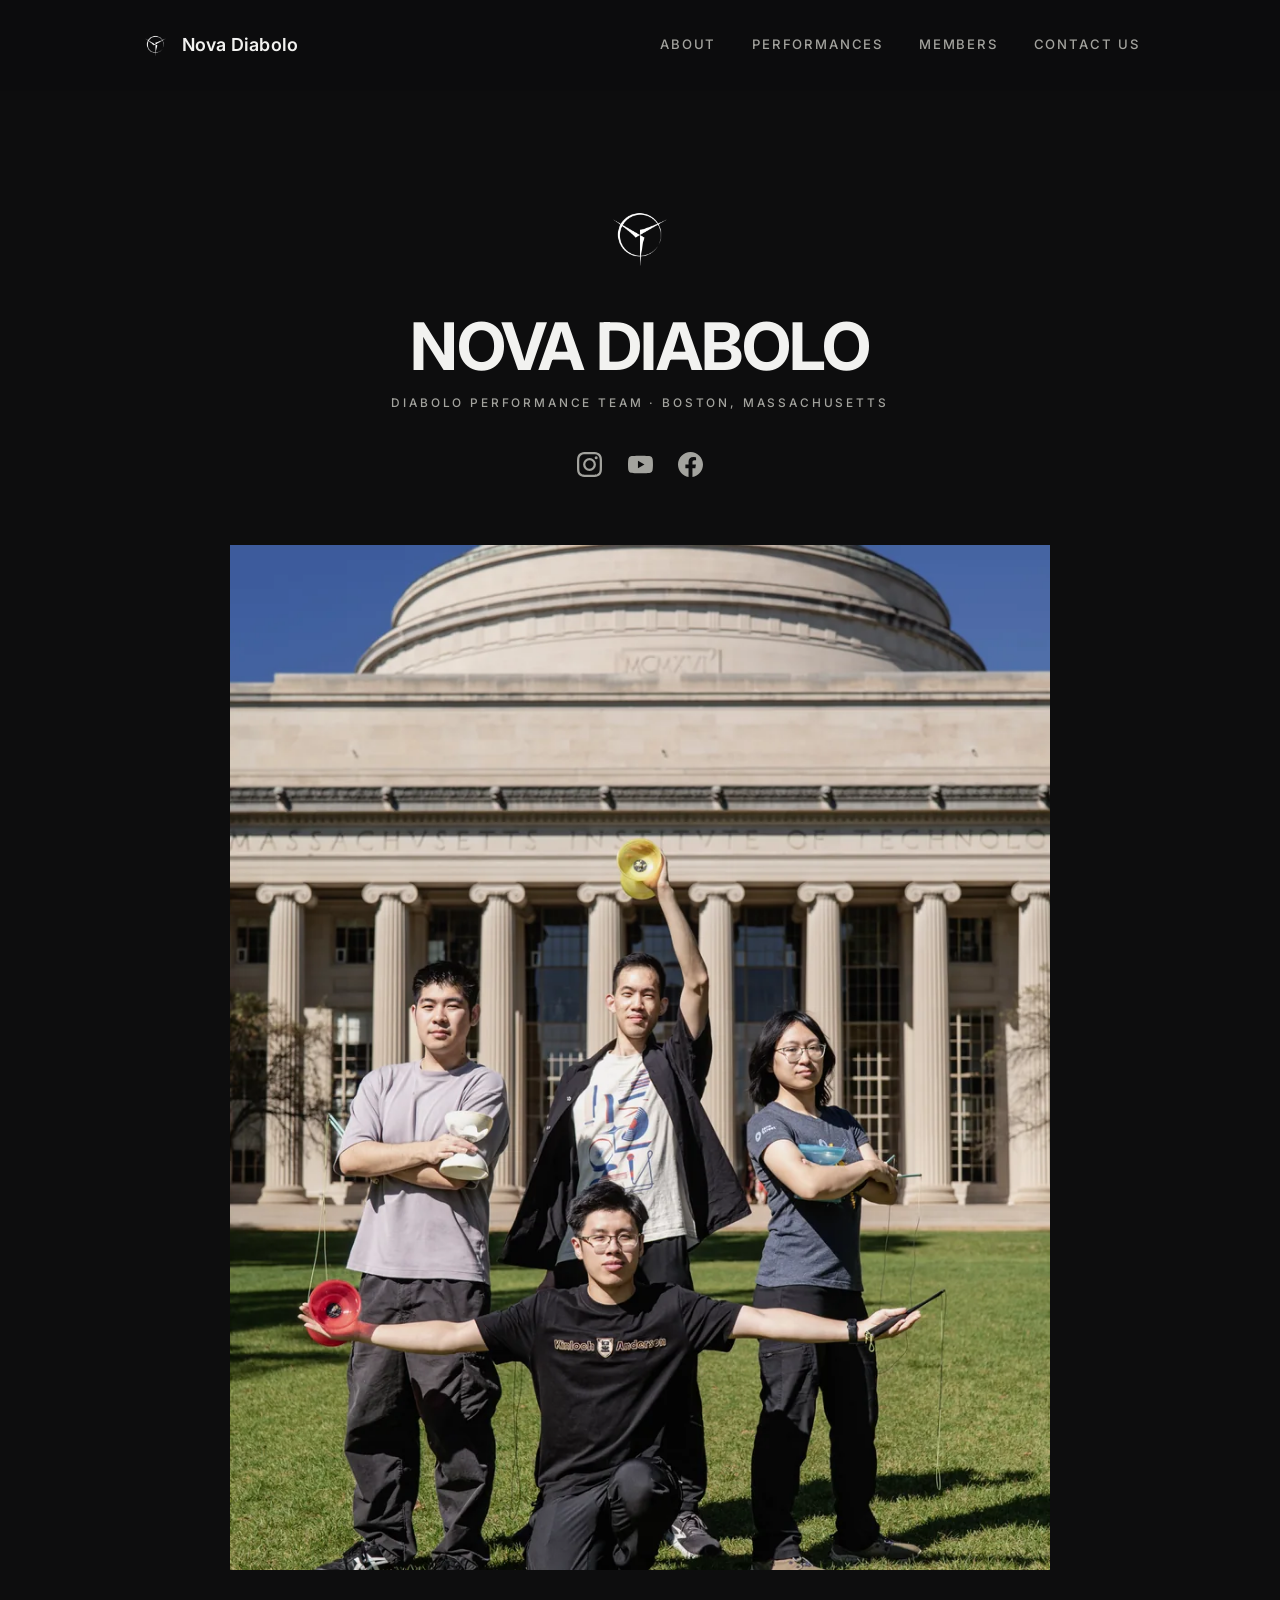
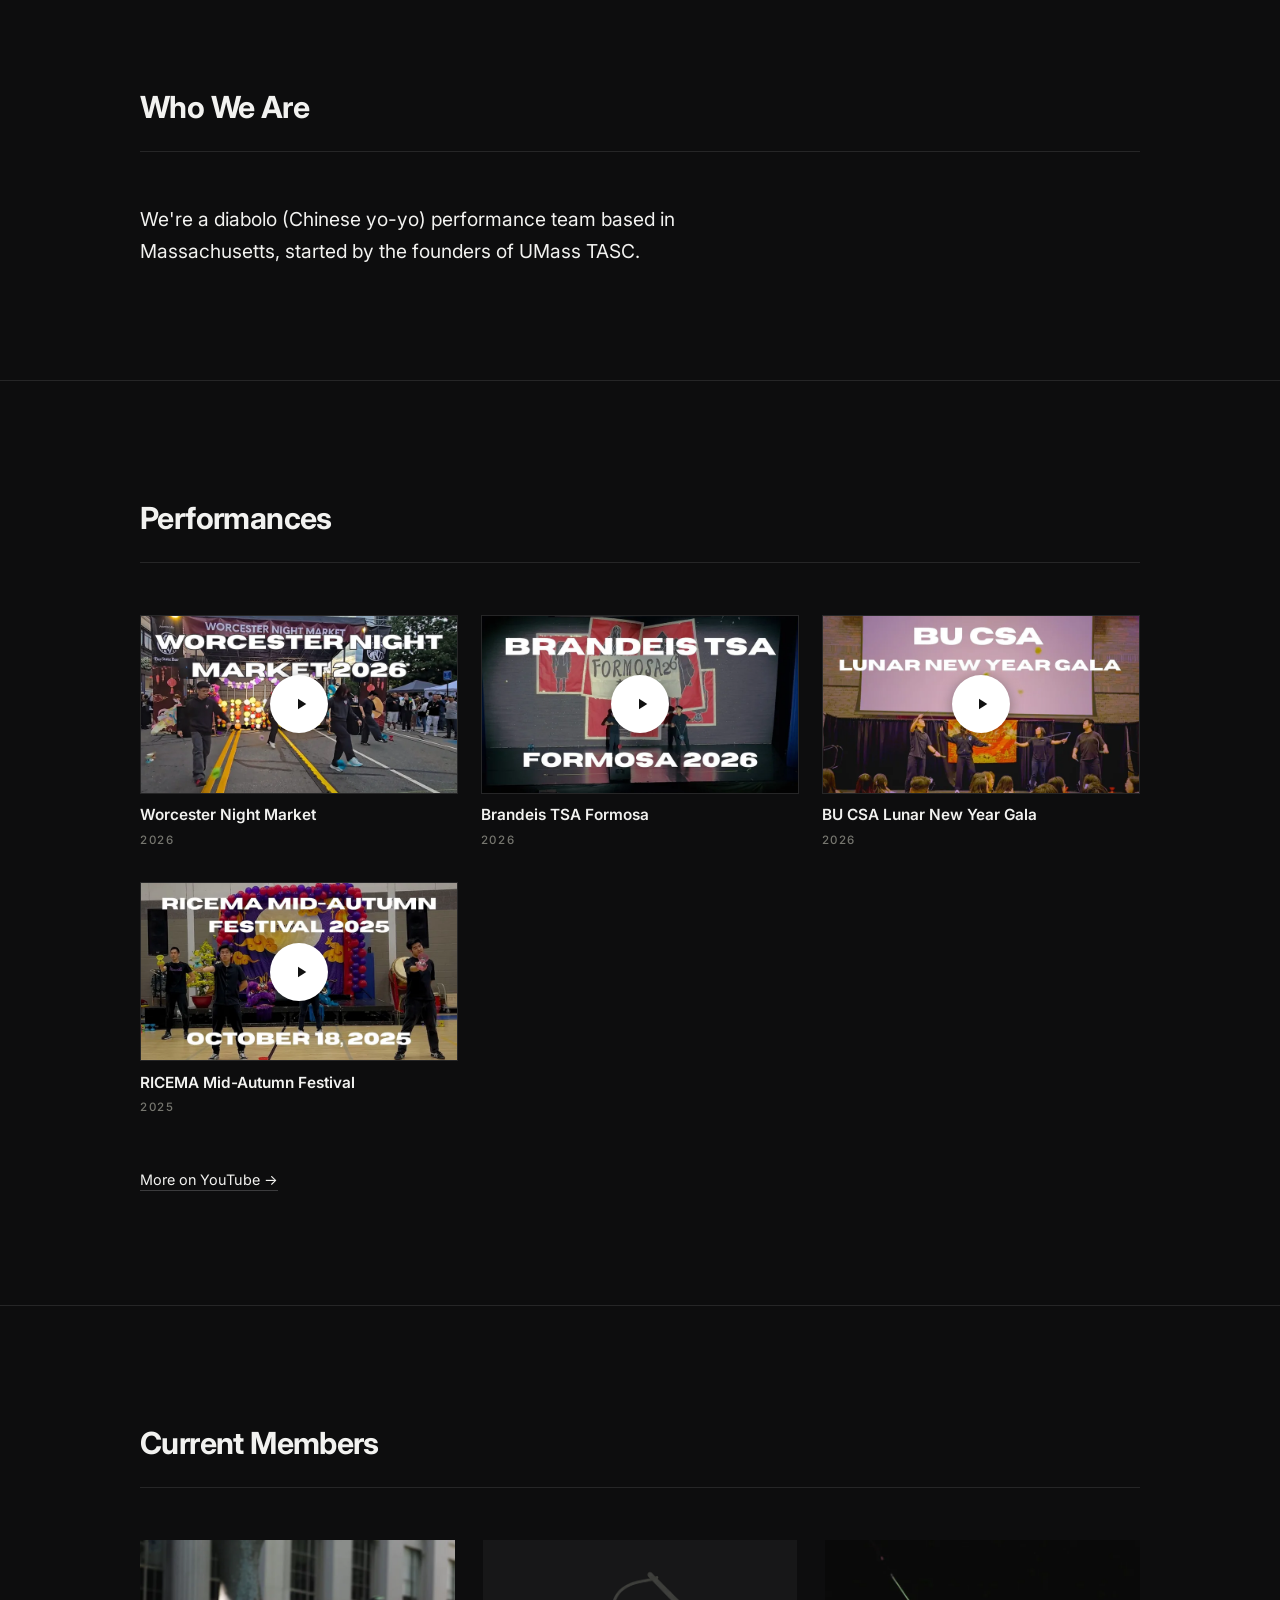
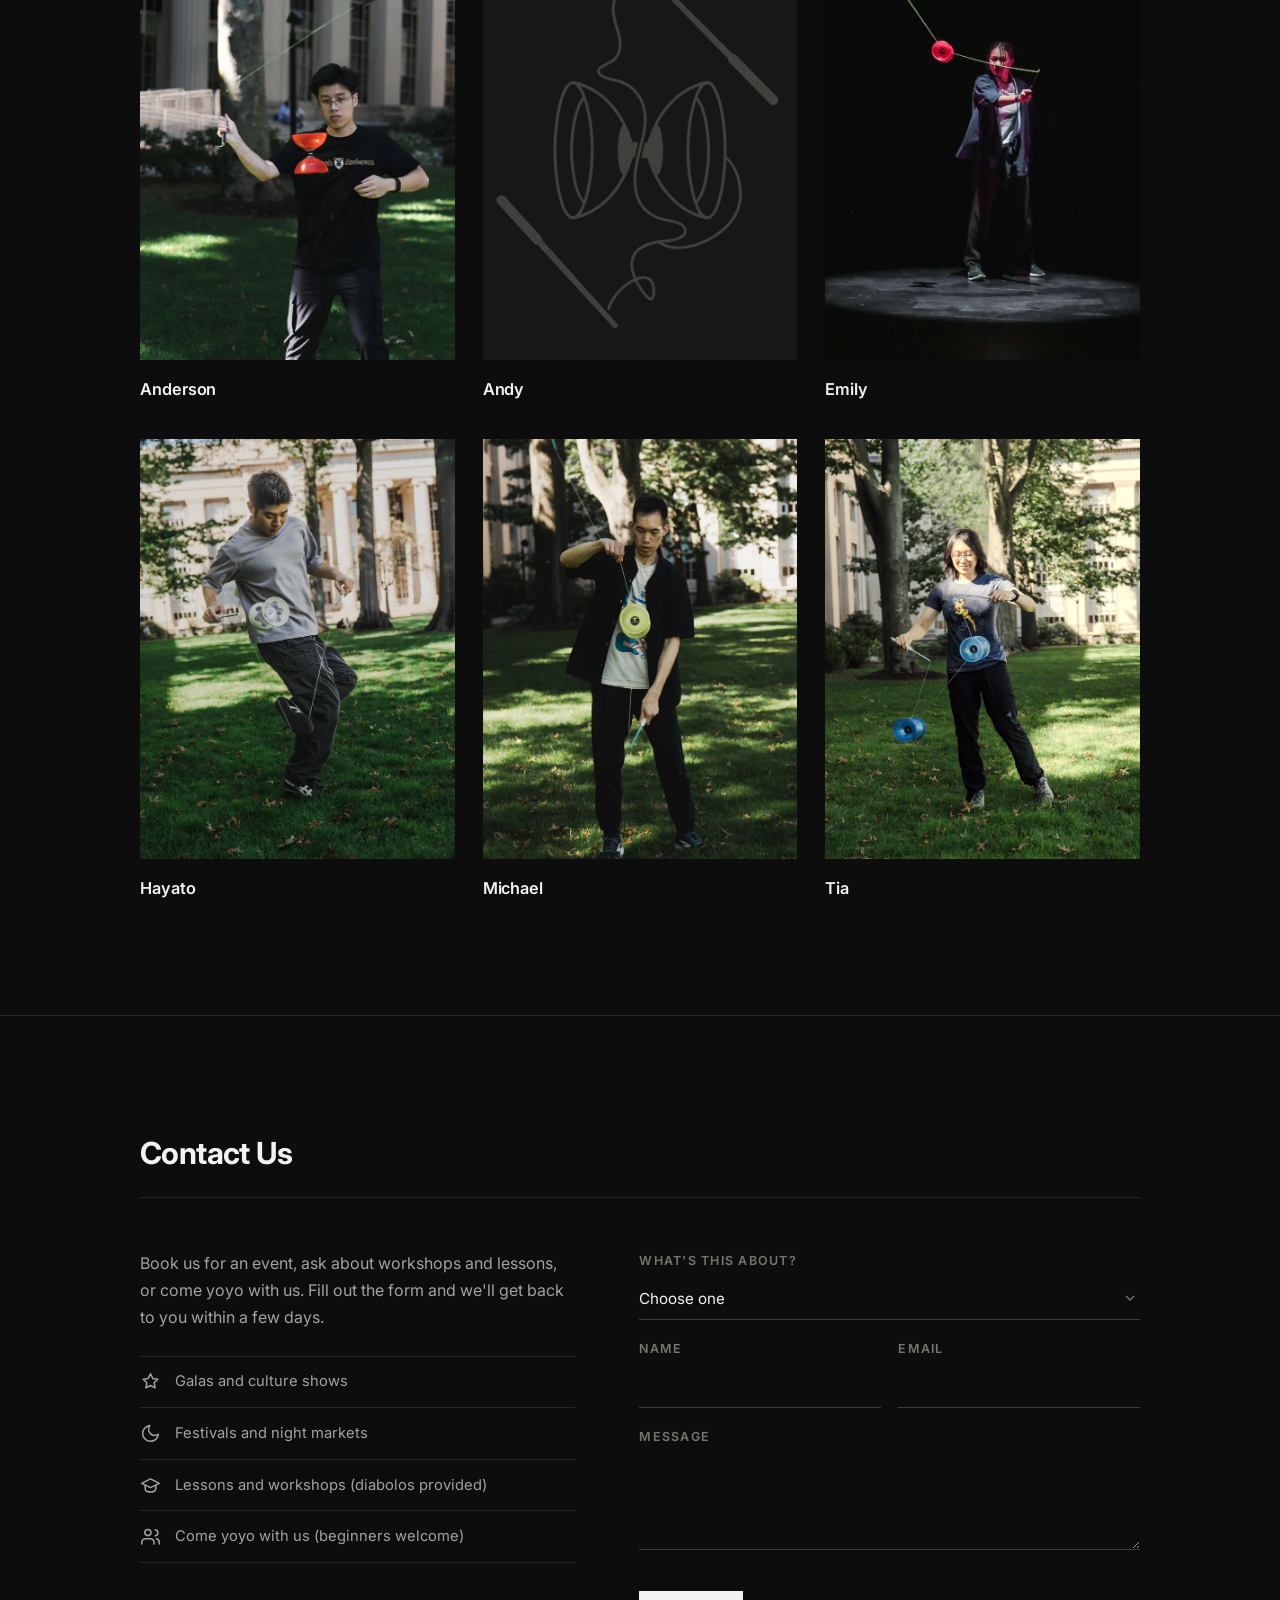
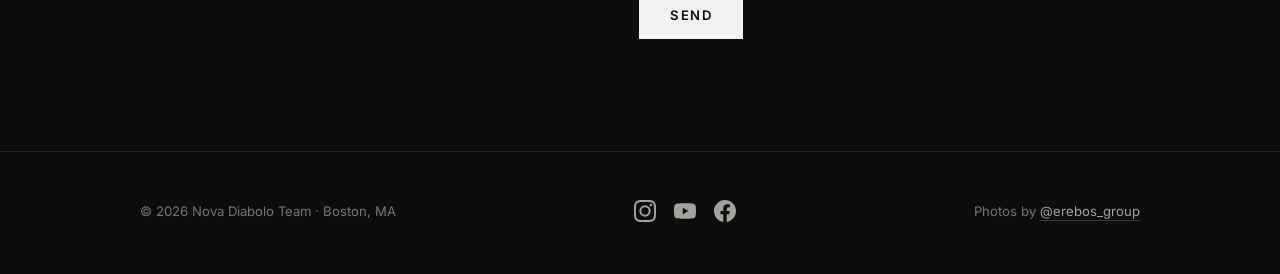
<file: index.html>
<!DOCTYPE html>
<html lang="en">
<head>
<meta charset="utf-8">
<meta name="viewport" content="width=device-width, initial-scale=1">
<title>Nova Diabolo Team | Diabolo &amp; Chinese Yo-Yo, Boston</title>
<meta name="description" content="A diabolo (Chinese yo-yo) performance team based in Massachusetts. We play galas, festivals, night markets and campus events around Boston.">
<meta name="theme-color" content="#0d0d0e">
<link rel="canonical" href="https://nova-diabolo.github.io/">
<meta property="og:type" content="website">
<meta property="og:title" content="Nova Diabolo Team | Diabolo &amp; Chinese Yo-Yo, Boston">
<meta property="og:description" content="A diabolo and Chinese yo-yo performance team based in Boston, Massachusetts.">
<meta property="og:image" content="https://nova-diabolo.github.io/assets/img/logo-square.jpg">
<meta name="twitter:card" content="summary_large_image">
<!-- Just the mark on transparency, inked to suit the tab bar: a solid tile
     reads as a blob next to other favicons. favicon.ico is the fallback for
     anything that ignores `media`. -->
<link rel="icon" href="assets/img/favicon-light-32.png" media="(prefers-color-scheme: light)" type="image/png" sizes="32x32">
<link rel="icon" href="assets/img/favicon-light-192.png" media="(prefers-color-scheme: light)" type="image/png" sizes="192x192">
<link rel="icon" href="assets/img/favicon-dark-32.png" media="(prefers-color-scheme: dark)" type="image/png" sizes="32x32">
<link rel="icon" href="assets/img/favicon-dark-192.png" media="(prefers-color-scheme: dark)" type="image/png" sizes="192x192">
<link rel="icon" href="favicon.ico" sizes="16x16 32x32 48x48 64x64">
<link rel="apple-touch-icon" href="assets/img/apple-touch-icon.png" sizes="180x180">
<link rel="preconnect" href="https://fonts.googleapis.com">
<link rel="preconnect" href="https://fonts.gstatic.com" crossorigin>
<link rel="stylesheet" href="https://fonts.googleapis.com/css2?family=Inter:wght@400;500;600;700&display=swap">
<link rel="stylesheet" href="assets/css/styles.css?v=96f10b2a">
<script type="application/ld+json">
{
  "@context": "https://schema.org",
  "@type": "PerformingGroup",
  "name": "Nova Diabolo Team",
  "description": "A diabolo (Chinese yo-yo) performance team based in Massachusetts, sharing the art around New England.",
  "foundingDate": "2019",
  "address": { "@type": "PostalAddress", "addressLocality": "Boston", "addressRegion": "MA", "addressCountry": "US" },
  "sameAs": ["https://www.instagram.com/novadiaboloteam/","https://www.youtube.com/@NovaDiaboloTeam","https://www.facebook.com/NovaDiaboloTeam/"]
}
</script>
</head>
<body id="top">
<a class="skip-link" href="#main">Skip to content</a>

<div class="topbar" id="topbar">
  <div class="wrap">
    <a class="topbar-brand" href="#top">
      <img src="assets/img/logo-192.png" alt="" width="22" height="22"><span>Nova Diabolo</span>
    </a>
    <button class="nav-toggle" id="navToggle" aria-expanded="false" aria-controls="topnav" aria-label="Open menu"><span></span></button>
    <nav class="topbar-nav" id="topnav" aria-label="Primary">
      <a href="#about">About</a>
      <a href="#performances">Performances</a>
      <a href="#team">Members</a>
      <a href="#contact">Contact Us</a>
    </nav>
  </div>
</div>

<header class="masthead">
  <div class="wrap">
    <img class="mark" src="assets/img/logo-512.png" alt="Nova Diabolo Team logo" width="74" height="74">
    <h1>Nova Diabolo</h1>
    <p class="tagline">Diabolo Performance Team &middot; Boston, Massachusetts</p>
    <div class="socials">
        <a href="https://www.instagram.com/novadiaboloteam/" target="_blank" rel="noopener" aria-label="Instagram"><svg viewBox="0 0 24 24"><path d="M12 2.16c3.2 0 3.58.01 4.85.07 1.17.05 1.8.25 2.23.41.56.22.96.48 1.38.9.42.42.68.82.9 1.38.16.42.36 1.06.41 2.23.06 1.27.07 1.65.07 4.85s-.01 3.58-.07 4.85c-.05 1.17-.25 1.8-.41 2.23-.22.56-.48.96-.9 1.38-.42.42-.82.68-1.38.9-.42.16-1.06.36-2.23.41-1.27.06-1.65.07-4.85.07s-3.58-.01-4.85-.07c-1.17-.05-1.8-.25-2.23-.41-.56-.22-.96-.48-1.38-.9-.42-.42-.68-.82-.9-1.38-.16-.42-.36-1.06-.41-2.23C2.17 15.58 2.16 15.2 2.16 12s.01-3.58.07-4.85c.05-1.17.25-1.8.41-2.23.22-.56.48-.96.9-1.38.42-.42.82-.68 1.38-.9.42-.16 1.06-.36 2.23-.41C8.42 2.17 8.8 2.16 12 2.16M12 0C8.74 0 8.33.01 7.05.07 5.78.13 4.9.33 4.14.63c-.79.3-1.46.72-2.13 1.38A5.9 5.9 0 0 0 .63 4.14c-.3.76-.5 1.64-.56 2.91C.01 8.33 0 8.74 0 12s.01 3.67.07 4.95c.06 1.27.26 2.15.56 2.91.3.79.72 1.46 1.38 2.13a5.9 5.9 0 0 0 2.13 1.38c.76.3 1.64.5 2.91.56C8.33 23.99 8.74 24 12 24s3.67-.01 4.95-.07c1.27-.06 2.15-.26 2.91-.56a5.9 5.9 0 0 0 2.13-1.38 5.9 5.9 0 0 0 1.38-2.13c.3-.76.5-1.64.56-2.91.06-1.28.07-1.69.07-4.95s-.01-3.67-.07-4.95c-.06-1.27-.26-2.15-.56-2.91a5.9 5.9 0 0 0-1.38-2.13A5.9 5.9 0 0 0 19.86.63c-.76-.3-1.64-.5-2.91-.56C15.67.01 15.26 0 12 0z"/><path d="M12 5.84A6.16 6.16 0 1 0 18.16 12 6.16 6.16 0 0 0 12 5.84zM12 16a4 4 0 1 1 4-4 4 4 0 0 1-4 4z"/><circle cx="18.41" cy="5.59" r="1.44"/></svg></a>
        <a href="https://www.youtube.com/@NovaDiaboloTeam" target="_blank" rel="noopener" aria-label="YouTube"><svg viewBox="0 0 24 24"><path d="M23.5 6.19a3.02 3.02 0 0 0-2.12-2.14C19.5 3.55 12 3.55 12 3.55s-7.5 0-9.38.5A3.02 3.02 0 0 0 .5 6.19C0 8.08 0 12 0 12s0 3.92.5 5.81a3.02 3.02 0 0 0 2.12 2.14c1.88.5 9.38.5 9.38.5s7.5 0 9.38-.5a3.02 3.02 0 0 0 2.12-2.14C24 15.92 24 12 24 12s0-3.92-.5-5.81zM9.55 15.57V8.43L15.82 12z"/></svg></a>
        <a href="https://www.facebook.com/NovaDiaboloTeam/" target="_blank" rel="noopener" aria-label="Facebook"><svg viewBox="0 0 24 24"><path d="M24 12.07C24 5.4 18.63 0 12 0S0 5.4 0 12.07C0 18.1 4.39 23.1 10.13 24v-8.44H7.08v-3.49h3.05V9.41c0-3.02 1.79-4.69 4.53-4.69 1.31 0 2.68.24 2.68.24v2.96H15.83c-1.49 0-1.96.93-1.96 1.89v2.26h3.33l-.53 3.49h-2.8V24C19.61 23.1 24 18.1 24 12.07z"/></svg></a>
      </div>
  </div>
</header>

<div class="wrap">
  <figure class="lead">
    <picture>
      <source type="image/webp" srcset="assets/img/hero/hero-900.webp 900w, assets/img/hero/hero-1400.webp 1400w" sizes="(max-width: 820px) 92vw, 760px">
      <img src="assets/img/hero/hero-1400.jpg"
           srcset="assets/img/hero/hero-900.jpg 900w, assets/img/hero/hero-1400.jpg 1400w"
           sizes="(max-width: 820px) 92vw, 760px"
           alt="The four members of Nova Diabolo in front of the Great Dome at MIT, each holding a diabolo"
           width="1400" height="1750" fetchpriority="high">
    </picture>
  </figure>
</div>

<main id="main">

  <section class="section" id="about">
    <div class="wrap">
      <div class="section-head"><h2 class="section-title">Who We Are</h2></div>
      <p class="about-lede">We're a diabolo (Chinese yo-yo) performance team based in
        Massachusetts, started by the founders of UMass TASC.</p>
    </div>
  </section>

  <section class="section" id="performances">
    <div class="wrap">
      <div class="section-head">
        <h2 class="section-title">Performances</h2>
      </div>
      <!-- These link out to YouTube rather than embedding, deliberately.
           An inline player renders "This video is unavailable" for all four, while
           a public control video embeds fine from this same page. It is not the
           "Allow embedding" setting: the videos report playableInEmbed=true, and
           are neither private nor unlisted. What they do have, and the control
           doesn't, is a Content ID music match (1-2 identified songs each). The
           rights holder's policy permits playback on youtube.com but blocks it
           off-platform, which is exactly this symptom.
           Nothing here can work around that. It would need the claim gone
           (Studio -> Editor -> erase/replace song), after which these could become
           click-to-play iframes again. -->
      <div class="videos">
        <article class="video-card">
          <a class="video-frame" href="https://www.youtube.com/watch?v=WlddRbIC2Yo"
             target="_blank" rel="noopener" aria-label="Watch Worcester Night Market on YouTube">
            <img src="assets/img/video/WlddRbIC2Yo.webp" alt="" width="800" height="450" loading="lazy">
            <span class="play" aria-hidden="true">
              <svg viewBox="0 0 24 24"><path d="M8 5v14l11-7z"/></svg>
            </span>
          </a>
          <div class="video-meta"><h3>Worcester Night Market</h3><p class="when">2026</p></div>
        </article>
        <article class="video-card">
          <a class="video-frame" href="https://www.youtube.com/watch?v=vEGwBYFsPsQ"
             target="_blank" rel="noopener" aria-label="Watch Brandeis TSA Formosa on YouTube">
            <img src="assets/img/video/vEGwBYFsPsQ.webp" alt="" width="800" height="450" loading="lazy">
            <span class="play" aria-hidden="true">
              <svg viewBox="0 0 24 24"><path d="M8 5v14l11-7z"/></svg>
            </span>
          </a>
          <div class="video-meta"><h3>Brandeis TSA Formosa</h3><p class="when">2026</p></div>
        </article>
        <article class="video-card">
          <a class="video-frame" href="https://www.youtube.com/watch?v=hdVHol76xHo"
             target="_blank" rel="noopener" aria-label="Watch BU CSA Lunar New Year Gala on YouTube">
            <img src="assets/img/video/hdVHol76xHo.webp" alt="" width="800" height="450" loading="lazy">
            <span class="play" aria-hidden="true">
              <svg viewBox="0 0 24 24"><path d="M8 5v14l11-7z"/></svg>
            </span>
          </a>
          <div class="video-meta"><h3>BU CSA Lunar New Year Gala</h3><p class="when">2026</p></div>
        </article>
        <article class="video-card">
          <a class="video-frame" href="https://www.youtube.com/watch?v=qUg4F6Y7z_4"
             target="_blank" rel="noopener" aria-label="Watch RICEMA Mid-Autumn Festival on YouTube">
            <img src="assets/img/video/qUg4F6Y7z_4.webp" alt="" width="800" height="450" loading="lazy">
            <span class="play" aria-hidden="true">
              <svg viewBox="0 0 24 24"><path d="M8 5v14l11-7z"/></svg>
            </span>
          </a>
          <div class="video-meta"><h3>RICEMA Mid-Autumn Festival</h3><p class="when">2025</p></div>
        </article>
      </div>

      <p class="more-link"><a href="https://www.youtube.com/@NovaDiaboloTeam" target="_blank" rel="noopener">More on YouTube &rarr;</a></p>
    </div>
  </section>

  <section class="section" id="team">
    <div class="wrap">
      <div class="section-head">
        <h2 class="section-title">Current Members</h2>
      </div>
      <div class="team">
        <article>
          <img src="assets/img/team/anderson-700.webp" alt="Anderson" width="700" height="933" loading="lazy">
          <h3>Anderson</h3>
        </article>
        <article>
          <img src="assets/img/team/andy-700.webp" alt="Nova Diabolo" width="700" height="933" loading="lazy">
          <h3>Andy</h3>
        </article>
        <article>
          <img src="assets/img/team/emily-700.webp" alt="Emily" width="700" height="933" loading="lazy">
          <h3>Emily</h3>
        </article>
        <article>
          <img src="assets/img/team/hayato-700.webp" alt="Hayato" width="700" height="933" loading="lazy">
          <h3>Hayato</h3>
        </article>
        <article>
          <img src="assets/img/team/michael-700.webp" alt="Michael" width="700" height="933" loading="lazy">
          <h3>Michael</h3>
        </article>
        <article>
          <img src="assets/img/team/tia-700.webp" alt="Tia" width="700" height="933" loading="lazy">
          <h3>Tia</h3>
        </article>
      </div>
    </div>
  </section>

  <section class="section" id="contact">
    <div class="wrap">
      <div class="section-head"><h2 class="section-title">Contact Us</h2></div>
      <div class="book">
      <div class="book-intro">
        <p>Book us for an event, ask about workshops and lessons, or come yoyo with us. Fill out the form and we'll get back to you within a few days.</p>
        <ul class="book-list">
          <li><svg viewBox="0 0 24 24" fill="none" stroke="currentColor" stroke-width="1.75" stroke-linecap="round" stroke-linejoin="round" aria-hidden="true"><path d="M12 3.2 14.6 8.5 20.4 9.35 16.2 13.45 17.2 19.25 12 16.52 6.8 19.25 7.8 13.45 3.6 9.35 9.4 8.5Z"/></svg><span>Galas and culture shows</span></li>
          <li><svg viewBox="0 0 24 24" fill="none" stroke="currentColor" stroke-width="1.75" stroke-linecap="round" stroke-linejoin="round" aria-hidden="true"><path d="M21 12.79A9 9 0 1 1 11.21 3 7 7 0 0 0 21 12.79Z"/></svg><span>Festivals and night markets</span></li>
          <li><svg viewBox="0 0 24 24" fill="none" stroke="currentColor" stroke-width="1.75" stroke-linecap="round" stroke-linejoin="round" aria-hidden="true"><path d="M22 9.5 12 4.5 2 9.5l10 5Z"/><path d="M6 12v4.5c0 1.4 2.7 3 6 3s6-1.6 6-3V12"/></svg><span>Lessons and workshops (diabolos provided)</span></li>
          <li><svg viewBox="0 0 24 24" fill="none" stroke="currentColor" stroke-width="1.75" stroke-linecap="round" stroke-linejoin="round" aria-hidden="true"><circle cx="9" cy="7.5" r="3.5"/><path d="M2 20.5v-1.8A4.2 4.2 0 0 1 6.2 14.5h5.6a4.2 4.2 0 0 1 4.2 4.2v1.8"/><path d="M17.5 11.2a3.5 3.5 0 0 0 0-6.9"/><path d="M22 20.5v-1.8a4.2 4.2 0 0 0-3.2-4.1"/></svg><span>Come yoyo with us (beginners welcome)</span></li>
        </ul>
      </div>

      <!-- Web3Forms relays this to the team inbox (GitHub Pages can't send mail itself).
           The access key is a public site identifier, not a secret: it is meant to
           sit in client-side HTML. The destination inbox is configured in the
           Web3Forms dashboard, so it can be changed there without touching this
           file, and no email address is ever exposed here. -->
      <form class="relay-form" action="https://api.web3forms.com/submit" method="POST">
        <input type="hidden" name="access_key" value="6461925c-7e1f-43b8-8858-00c203abd0d5">
        <input type="hidden" name="subject" id="formSubject" value="Message from the Nova Diabolo site">
        <input type="hidden" name="from_name" value="Nova Diabolo website">
        <input type="hidden" name="redirect" value="https://nova-diabolo.github.io/thanks.html">
        <!-- Web3Forms' honeypot: real people never tick this -->
        <input type="checkbox" name="botcheck" class="honey" tabindex="-1" autocomplete="off" aria-hidden="true">

        <div class="field">
          <label for="reason">What's this about?</label>
          <select id="reason" name="reason" required>
            <option value="" selected disabled>Choose one</option>
            <option>Booking a performance</option>
            <option>Lessons or workshop</option>
            <option>Joining the team</option>
            <option>Something else</option>
          </select>
        </div>

        <div class="form-row">
          <div class="field"><label for="name">Name</label>
            <input id="name" name="name" type="text" required autocomplete="name"></div>
          <div class="field"><label for="email">Email</label>
            <input id="email" name="email" type="email" required autocomplete="email"></div>
        </div>

        <!-- revealed only when they pick "Booking a performance" -->
        <div id="bookingFields" hidden>
          <div class="form-row">
            <div class="field"><label for="org">Organization <span class="opt">(optional)</span></label>
              <input id="org" name="organization" type="text" disabled></div>
            <div class="field"><label for="eventType">Type of event</label>
              <select id="eventType" name="event_type" disabled>
                <option value="" selected disabled>Choose one</option>
                <option>Gala, show or festival</option>
                <option>Campus event</option>
                <option>Private event</option>
                <option>Something else</option>
              </select></div>
          </div>
          <div class="form-row">
            <div class="field"><label for="date">Date <span class="opt">(or roughly when)</span></label>
              <input id="date" name="event_date" type="text" disabled></div>
            <div class="field"><label for="location">Location</label>
              <input id="location" name="location" type="text" disabled></div>
          </div>
        </div>

        <div class="field"><label for="message">Message</label>
          <textarea id="message" name="message" required></textarea></div>

        <button class="submit" type="submit">Send</button>
        <p class="form-status" role="status" aria-live="polite"></p>
      </form>
      </div>
    </div>
  </section>
</main>

<footer class="site-footer">
  <div class="wrap">
    <p>&copy; <span id="year">2026</span> Nova Diabolo Team &middot; Boston, MA</p>
    <div class="socials">
        <a href="https://www.instagram.com/novadiaboloteam/" target="_blank" rel="noopener" aria-label="Instagram"><svg viewBox="0 0 24 24"><path d="M12 2.16c3.2 0 3.58.01 4.85.07 1.17.05 1.8.25 2.23.41.56.22.96.48 1.38.9.42.42.68.82.9 1.38.16.42.36 1.06.41 2.23.06 1.27.07 1.65.07 4.85s-.01 3.58-.07 4.85c-.05 1.17-.25 1.8-.41 2.23-.22.56-.48.96-.9 1.38-.42.42-.82.68-1.38.9-.42.16-1.06.36-2.23.41-1.27.06-1.65.07-4.85.07s-3.58-.01-4.85-.07c-1.17-.05-1.8-.25-2.23-.41-.56-.22-.96-.48-1.38-.9-.42-.42-.68-.82-.9-1.38-.16-.42-.36-1.06-.41-2.23C2.17 15.58 2.16 15.2 2.16 12s.01-3.58.07-4.85c.05-1.17.25-1.8.41-2.23.22-.56.48-.96.9-1.38.42-.42.82-.68 1.38-.9.42-.16 1.06-.36 2.23-.41C8.42 2.17 8.8 2.16 12 2.16M12 0C8.74 0 8.33.01 7.05.07 5.78.13 4.9.33 4.14.63c-.79.3-1.46.72-2.13 1.38A5.9 5.9 0 0 0 .63 4.14c-.3.76-.5 1.64-.56 2.91C.01 8.33 0 8.74 0 12s.01 3.67.07 4.95c.06 1.27.26 2.15.56 2.91.3.79.72 1.46 1.38 2.13a5.9 5.9 0 0 0 2.13 1.38c.76.3 1.64.5 2.91.56C8.33 23.99 8.74 24 12 24s3.67-.01 4.95-.07c1.27-.06 2.15-.26 2.91-.56a5.9 5.9 0 0 0 2.13-1.38 5.9 5.9 0 0 0 1.38-2.13c.3-.76.5-1.64.56-2.91.06-1.28.07-1.69.07-4.95s-.01-3.67-.07-4.95c-.06-1.27-.26-2.15-.56-2.91a5.9 5.9 0 0 0-1.38-2.13A5.9 5.9 0 0 0 19.86.63c-.76-.3-1.64-.5-2.91-.56C15.67.01 15.26 0 12 0z"/><path d="M12 5.84A6.16 6.16 0 1 0 18.16 12 6.16 6.16 0 0 0 12 5.84zM12 16a4 4 0 1 1 4-4 4 4 0 0 1-4 4z"/><circle cx="18.41" cy="5.59" r="1.44"/></svg></a>
        <a href="https://www.youtube.com/@NovaDiaboloTeam" target="_blank" rel="noopener" aria-label="YouTube"><svg viewBox="0 0 24 24"><path d="M23.5 6.19a3.02 3.02 0 0 0-2.12-2.14C19.5 3.55 12 3.55 12 3.55s-7.5 0-9.38.5A3.02 3.02 0 0 0 .5 6.19C0 8.08 0 12 0 12s0 3.92.5 5.81a3.02 3.02 0 0 0 2.12 2.14c1.88.5 9.38.5 9.38.5s7.5 0 9.38-.5a3.02 3.02 0 0 0 2.12-2.14C24 15.92 24 12 24 12s0-3.92-.5-5.81zM9.55 15.57V8.43L15.82 12z"/></svg></a>
        <a href="https://www.facebook.com/NovaDiaboloTeam/" target="_blank" rel="noopener" aria-label="Facebook"><svg viewBox="0 0 24 24"><path d="M24 12.07C24 5.4 18.63 0 12 0S0 5.4 0 12.07C0 18.1 4.39 23.1 10.13 24v-8.44H7.08v-3.49h3.05V9.41c0-3.02 1.79-4.69 4.53-4.69 1.31 0 2.68.24 2.68.24v2.96H15.83c-1.49 0-1.96.93-1.96 1.89v2.26h3.33l-.53 3.49h-2.8V24C19.61 23.1 24 18.1 24 12.07z"/></svg></a>
      </div>
    <p>Photos by <a href="https://www.instagram.com/erebos_group/" target="_blank" rel="noopener">@erebos_group</a></p>
  </div>
</footer>

<script src="assets/js/main.js?v=d01063ca" defer></script>
</body>
</html>
</file>
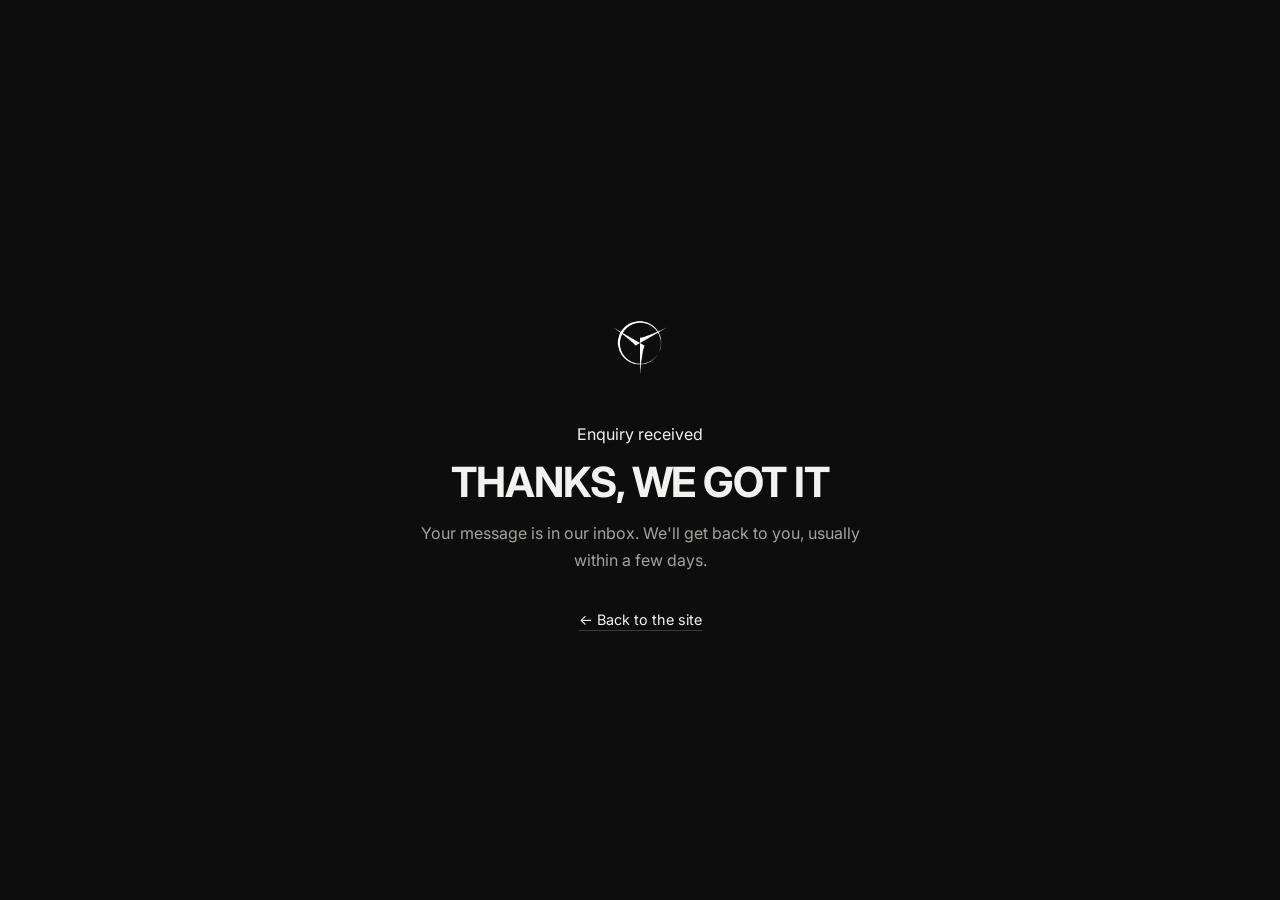
<file: thanks.html>
<!DOCTYPE html>
<html lang="en">
<head>
<meta charset="utf-8">
<meta name="viewport" content="width=device-width, initial-scale=1">
<title>Thanks | Nova Diabolo Team</title>
<meta name="robots" content="noindex">
<link rel="icon" href="assets/img/favicon-light-32.png" media="(prefers-color-scheme: light)" type="image/png" sizes="32x32">
<link rel="icon" href="assets/img/favicon-dark-32.png" media="(prefers-color-scheme: dark)" type="image/png" sizes="32x32">
<link rel="icon" href="favicon.ico" sizes="16x16 32x32 48x48 64x64">
<link rel="preconnect" href="https://fonts.googleapis.com">
<link rel="preconnect" href="https://fonts.gstatic.com" crossorigin>
<link rel="stylesheet" href="https://fonts.googleapis.com/css2?family=Inter:wght@400;500;600;700&display=swap">
<link rel="stylesheet" href="assets/css/styles.css?v=96f10b2a">
</head>
<body>
<main class="masthead" style="min-height:100dvh;display:grid;place-content:center">
  <div class="wrap" style="max-width:560px">
    <img class="mark" src="assets/img/logo-512.png" alt="Nova Diabolo Team" width="64" height="64">
    <span class="label">Enquiry received</span>
    <h1 style="font-size:clamp(1.8rem,5vw,2.6rem);margin-top:.8rem">Thanks, we got it</h1>
    <p style="color:var(--ink-soft);margin-top:1rem">
      Your message is in our inbox. We'll get back to you, usually within a few days.
    </p>
    <p class="more-link" style="margin-top:2rem"><a href="index.html">&larr; Back to the site</a></p>
  </div>
</main>
</body>
</html>
</file>
<file: assets/css/styles.css>
/* ==========================================================================
   Nova Diabolo Team
   Plain and light: black text on white, one typeface, thin rules, lots of air.
   ========================================================================== */

:root {
  /* dark palette — "ink" is the foreground, "paper" the background */
  --ink:        #f2f2f0;
  --ink-soft:   #a3a39e;
  --ink-faint:  #76766f;
  --paper:      #0d0d0e;
  --paper-2:    #171718;
  --rule:       #262627;
  --rule-dark:  #3b3b3d;

  --font: "Inter", -apple-system, BlinkMacSystemFont, "Segoe UI", Helvetica, Arial, sans-serif;

  --maxw: 1080px;
  --gutter: clamp(1.25rem, 5vw, 2.5rem);
}

*, *::before, *::after { box-sizing: border-box; }
* { margin: 0; }
html { -webkit-text-size-adjust: 100%; scroll-behavior: smooth; scroll-padding-top: 104px; }
@media (prefers-reduced-motion: reduce) { html { scroll-behavior: auto; } }

body {
  background: var(--paper);
  color: var(--ink);
  font-family: var(--font);
  font-size: 1rem;
  line-height: 1.7;
  -webkit-font-smoothing: antialiased;
}

img, svg, iframe { display: block; max-width: 100%; }
img { height: auto; }
a { color: inherit; text-decoration: none; }
button { font: inherit; color: inherit; background: none; border: 0; cursor: pointer; }
ul { list-style: none; padding: 0; }

:focus-visible { outline: 2px solid var(--ink); outline-offset: 3px; }

.skip-link {
  position: absolute; left: 50%; top: -80px; transform: translateX(-50%); z-index: 200;
  background: var(--ink); color: var(--paper); padding: .6rem 1.1rem; font-size: .9rem;
}
.skip-link:focus { top: 0; }

.visually-hidden {
  position: absolute !important; width: 1px; height: 1px; padding: 0; margin: -1px;
  overflow: hidden; clip: rect(0 0 0 0); clip-path: inset(50%); white-space: nowrap;
}

.wrap { width: 100%; max-width: var(--maxw); margin-inline: auto; padding-inline: var(--gutter); }

/* ---------- top bar ---------- */
.topbar {
  position: sticky; top: 0; z-index: 90;
  background: rgba(13,13,14,.90);
  backdrop-filter: blur(8px); -webkit-backdrop-filter: blur(8px);
  border-bottom: 1px solid transparent; transition: border-color .2s;
}
.topbar.is-stuck { border-bottom-color: var(--rule); }
.topbar .wrap { display: flex; align-items: center; justify-content: space-between; gap: 2rem; min-height: clamp(66px, 7vw, 92px); }

.topbar-brand { display: flex; align-items: center; gap: .7rem; font-weight: 600; font-size: clamp(1rem, 1.4vw, 1.15rem); letter-spacing: .01em; }
.topbar-brand img { width: clamp(26px, 2.4vw, 32px); height: auto; }

.topbar-nav { display: flex; gap: clamp(1.5rem, 2.8vw, 2.75rem); }
.topbar-nav a {
  font-size: .82rem; font-weight: 500; letter-spacing: .14em; text-transform: uppercase;
  color: var(--ink-soft); padding-block: .35rem; border-bottom: 1px solid transparent;
}
.topbar-nav a:hover { color: var(--ink); border-bottom-color: var(--ink); }

.nav-toggle { display: none; width: 44px; height: 44px; align-items: center; justify-content: center; margin-right: -10px; }
.nav-toggle span { display: block; width: 22px; height: 1.5px; background: var(--ink); position: relative; }
.nav-toggle span::before, .nav-toggle span::after {
  content: ""; position: absolute; left: 0; width: 22px; height: 1.5px; background: var(--ink); transition: transform .22s;
}
.nav-toggle span::before { top: -6px; } .nav-toggle span::after { top: 6px; }
.nav-toggle[aria-expanded="true"] span { background: transparent; }
.nav-toggle[aria-expanded="true"] span::before { transform: translateY(6px) rotate(45deg); }
.nav-toggle[aria-expanded="true"] span::after  { transform: translateY(-6px) rotate(-45deg); }

@media (max-width: 720px) {
  .nav-toggle { display: flex; }
  .topbar-nav {
    position: absolute; left: 0; right: 0; top: 100%;
    flex-direction: column; gap: 0; background: var(--paper);
    border-bottom: 1px solid var(--rule); padding: 0 var(--gutter) 1rem;
    display: none;
  }
  .topbar-nav.is-open { display: flex; }
  .topbar-nav a { padding: .95rem 0; border-bottom: 1px solid var(--rule); font-size: .95rem; color: var(--ink); }
  .topbar-nav a:last-child { border-bottom: 0; }
}

/* ---------- masthead ---------- */
.masthead { text-align: center; padding-block: clamp(3.5rem, 9vw, 6.5rem) clamp(2.75rem, 6vw, 4.25rem); }
.masthead img.mark { width: clamp(58px, 9.5vw, 80px); margin: 0 auto clamp(1.6rem, 3vw, 2.4rem); }
.masthead h1 {
  font-size: clamp(2.3rem, 7.5vw, 4.1rem); font-weight: 700;
  letter-spacing: -.025em; line-height: 1.02; text-transform: uppercase;
}
.masthead .tagline {
  margin-top: .85rem; font-size: .74rem; font-weight: 500; letter-spacing: .24em;
  text-transform: uppercase; color: var(--ink-soft);
}

.socials { display: flex; justify-content: center; gap: 1.6rem; margin-top: 2.4rem; }
.socials a { color: var(--ink-soft); transition: color .18s, transform .18s; display: block; }
.socials a:hover { color: var(--ink); transform: translateY(-2px); }
.socials svg { width: 25px; height: 25px; fill: currentColor; }

/* ---------- sections ---------- */
.section { padding-block: clamp(4rem, 9vw, 7rem); }
.section + .section { border-top: 1px solid var(--rule); }

.section-title { font-size: clamp(1.45rem, 3vw, 1.9rem); font-weight: 700; letter-spacing: -.02em; }
.section-head {
  padding-bottom: 1.1rem; margin-bottom: clamp(2.25rem, 4.5vw, 3.25rem);
  border-bottom: 1px solid var(--rule);
}
.section-head p { color: var(--ink-soft); margin-top: .8rem; max-width: 60ch; }

/* ---------- about ---------- */

.about-lede { font-size: clamp(1.05rem, 1.6vw, 1.2rem); line-height: 1.65; color: var(--ink); max-width: 48ch; }

/* ---------- video ---------- */
.videos { display: grid; gap: 2rem 1.4rem; grid-template-columns: repeat(auto-fill, minmax(260px, 1fr)); }

.video-card { display: flex; flex-direction: column; gap: .7rem; }
.video-frame {
  position: relative; aspect-ratio: 16 / 9; width: 100%;
  overflow: hidden; background: var(--paper-2); border: 1px solid var(--rule);
  display: block;
}
.video-frame img { width: 100%; height: 100%; object-fit: cover; }
.video-frame iframe { position: absolute; inset: 0; width: 100%; height: 100%; border: 0; }
.video-frame:hover { border-color: var(--rule-dark); }
.video-frame img { transition: opacity .25s ease; }
.video-frame:hover img { opacity: .82; }

.play {
  cursor: pointer;
  position: absolute; left: 50%; top: 50%; transform: translate(-50%,-50%);
  width: 58px; height: 58px; border-radius: 50%;
  background: #ffffff; border: 0;
  box-shadow: 0 2px 14px rgba(0,0,0,.35);
  display: grid; place-items: center;
  transition: transform .18s var(--ease, ease), background-color .18s;
}
.video-frame:hover .play { transform: translate(-50%,-50%) scale(1.07); }
/* fixed dark glyph — must not follow --ink, which is near-white on the dark theme */
.play svg { width: 18px; height: 18px; margin-left: 3px; fill: #111111; }


.video-meta h3 { font-size: .96rem; font-weight: 600; line-height: 1.35; }
.video-meta .when {
  font-size: .72rem; font-weight: 500; letter-spacing: .14em; text-transform: uppercase;
  color: var(--ink-faint); margin-top: .3rem;
}

.more-link { margin-top: 3rem; }
.more-link a { font-size: .9rem; border-bottom: 1px solid var(--rule-dark); padding-bottom: 2px; }
.more-link a:hover { border-bottom-color: var(--ink); }

/* ---------- team ---------- */
.team { display: grid; grid-template-columns: repeat(3, 1fr); gap: clamp(1.4rem, 3vw, 2.25rem) clamp(1.25rem, 2.5vw, 1.75rem); }
@media (max-width: 760px) { .team { grid-template-columns: repeat(2, 1fr); } }
@media (max-width: 460px) { .team { grid-template-columns: 1fr; } }
.team img { width: 100%; aspect-ratio: 3 / 4; object-fit: cover; background: var(--paper-2); }
.team h3 { font-size: 1.02rem; font-weight: 600; margin-top: 1rem; letter-spacing: -.005em; }
.team .role { font-size: .78rem; letter-spacing: .12em; text-transform: uppercase; color: var(--ink-faint); margin-top: .15rem; }
.team p { font-size: .9rem; color: var(--ink-soft); margin-top: .5rem; }

/* ---------- booking ---------- */
.book { display: grid; grid-template-columns: 1fr 1.15fr; gap: clamp(2rem, 5vw, 4rem); align-items: start; }
@media (max-width: 860px) { .book { grid-template-columns: 1fr; } }
.book-intro p { color: var(--ink-soft); }
.book-list { margin-top: 1.5rem; border-top: 1px solid var(--rule); }
.book-list li {
  display: flex; align-items: center; gap: .85rem;
  padding-block: .8rem; border-bottom: 1px solid var(--rule);
  font-size: .92rem; color: var(--ink-soft);
}
.book-list svg { flex: none; width: 21px; height: 21px; color: var(--ink-soft); }

.field { display: flex; flex-direction: column; gap: .4rem; margin-bottom: 1.1rem; }
.field label { font-size: .78rem; font-weight: 600; letter-spacing: .1em; text-transform: uppercase; color: var(--ink-faint); }
.field .opt { font-weight: 400; letter-spacing: 0; text-transform: none; }
.form-row { display: grid; gap: 1.1rem; grid-template-columns: 1fr 1fr; }
@media (max-width: 540px) { .form-row { grid-template-columns: 1fr; } }

.field input, .field select, .field textarea {
  font: inherit; font-size: .95rem; color: var(--ink);
  background: var(--paper); border: 0; border-bottom: 1px solid var(--rule-dark);
  padding: .5rem 0; width: 100%; border-radius: 0;
  transition: border-color .18s;
}
.field textarea { resize: vertical; min-height: 96px; }
.field input::placeholder, .field textarea::placeholder { color: #5e5e58; }
.field input:focus, .field select:focus, .field textarea:focus { outline: none; border-bottom-color: var(--ink); }
.field select {
  appearance: none; cursor: pointer;
  background-image: url("data:image/svg+xml,%3Csvg xmlns='http://www.w3.org/2000/svg' viewBox='0 0 24 24' fill='none' stroke='%2376766f' stroke-width='2'%3E%3Cpath d='M6 9l6 6 6-6'/%3E%3C/svg%3E");
  background-repeat: no-repeat; background-position: right .1rem center; background-size: 16px; padding-right: 1.8rem;
}

.submit {
  margin-top: 1.5rem; background: var(--ink); color: var(--paper);
  padding: .8rem 1.9rem; font-size: .82rem; font-weight: 600;
  letter-spacing: .14em; text-transform: uppercase;
  transition: background-color .18s;
}
.submit:hover { background: #ffffff; }
.submit[disabled] { opacity: .5; pointer-events: none; }

.form-status { margin-top: 1rem; font-size: .9rem; display: none; padding: .7rem .9rem; }
.form-status.is-ok { display: block; background: var(--paper-2); border-left: 2px solid var(--ink); }
.form-status.is-error { display: block; background: rgba(192,57,43,.12); border-left: 2px solid #c0392b; color: #f0a79e; }
.honey { position: absolute; left: -9999px; width: 0; height: 0; overflow: hidden; }

/* ---------- footer ---------- */
.site-footer { border-top: 1px solid var(--rule); padding-block: 3rem 3.25rem; }
.site-footer .wrap { display: flex; flex-wrap: wrap; gap: 1rem 2rem; justify-content: space-between; align-items: center; }
.site-footer p { font-size: .82rem; color: var(--ink-faint); }
.site-footer .socials { margin-top: 0; gap: 1.1rem; }
.site-footer .socials svg { width: 22px; height: 22px; }

/* ---------- lead image ---------- */
.lead { max-width: 820px; margin: 0 auto; }
.lead img { width: 100%; }

/* ---------- roster tile with no photo yet ---------- */

.site-footer a { border-bottom: 1px solid var(--rule-dark); padding-bottom: 1px; color: var(--ink-soft); }
.site-footer a:hover { color: var(--ink); border-bottom-color: var(--ink); }
.site-footer .socials a { border-bottom: 0; padding-bottom: 0; }

[hidden] { display: none !important; }
</file>
